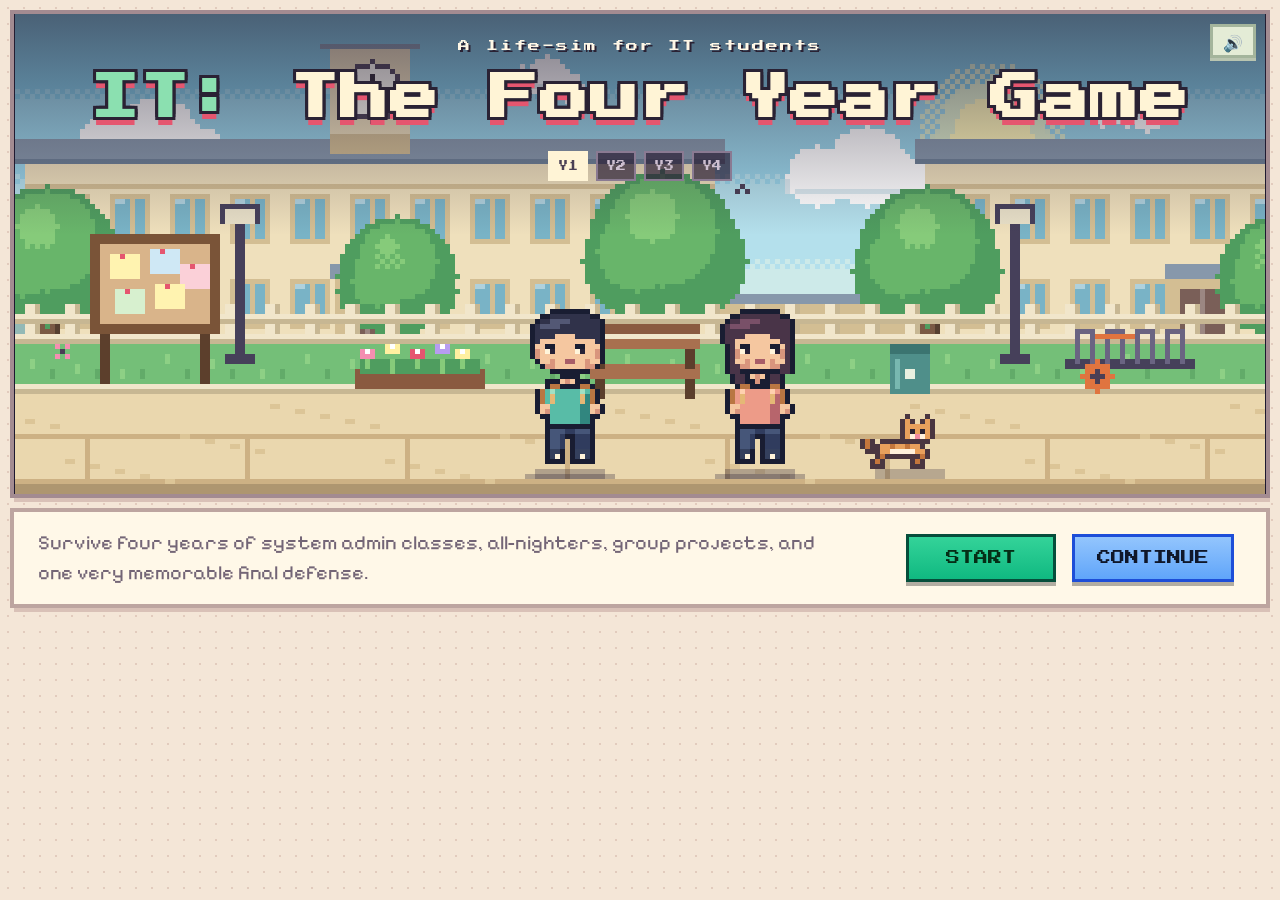
<file: index.html>
<!DOCTYPE html>
<html lang="en">
  <head>
    <meta charset="UTF-8" />
    <meta name="viewport" content="width=device-width, initial-scale=1.0" />
    <title>IT: The Four Year Game</title>
    <link rel="preconnect" href="https://fonts.googleapis.com" />
    <link rel="preconnect" href="https://fonts.gstatic.com" crossorigin />
    <link href="https://fonts.googleapis.com/css2?family=Press+Start+2P&family=Pixelify+Sans:wght@400;500;600;700&family=VT323&display=swap" rel="stylesheet" />
    <link rel="stylesheet" href="style.css" />
  </head>
  <body>
    <div id="app">
      <header class="top-header">
        <div id="titleBanner">IT: The Four Year Game</div>
        <button id="muteButton" type="button" aria-label="Mute sound">🔊</button>
      </header>

      <section id="startScreen" class="screen active">
        <div class="title-hero">
          <div id="titleHost" class="title-canvas-host"><canvas id="titleCanvas" role="img" aria-label="Two students and a cat walking across campus through four school years"></canvas></div>
          <div class="title-logo">
            <p class="kicker">A life-sim for IT students</p>
            <h1><span class="logo-it">IT:</span> The Four Year Game</h1>
            <div class="year-pips" aria-hidden="true"><span>Y1</span><span>Y2</span><span>Y3</span><span>Y4</span></div>
          </div>
        </div>
        <div class="panel intro-panel">
          <p>Survive four years of system admin classes, all-nighters, group projects, and one very memorable final defense.</p>
          <div class="menu-buttons">
            <button id="startButton" type="button">Start</button>
            <button id="continueButton" type="button" class="secondary">Continue</button>
          </div>
        </div>
      </section>

      <section id="characterScreen" class="screen hidden">
        <div class="panel character-panel">
          <h2>Create Your Character</h2>
          <div class="character-layout">
            <div class="char-stage">
              <div id="characterHost" class="char-canvas-host"><canvas id="characterCanvas" role="img" aria-label="Your student walking across campus"></canvas></div>
              <div class="look-strip" id="lookStrip" aria-label="Your look in each year"></div>
            </div>
            <div class="char-form">
              <label for="playerName" class="field-label">Name</label>
              <div class="name-row"><input id="playerName" type="text" maxlength="12" value="Student" autocomplete="off" /><span id="nameCount" class="name-count">7/12</span></div>
              <fieldset class="gender-choice">
                <legend class="field-label">Choose your student</legend>
                <label class="pick-card"><input type="radio" name="character" value="boy" checked /><canvas width="72" height="102" data-gender="boy" aria-hidden="true"></canvas><span>Boy</span></label>
                <label class="pick-card"><input type="radio" name="character" value="girl" /><canvas width="72" height="102" data-gender="girl" aria-hidden="true"></canvas><span>Girl</span></label>
              </fieldset>
              <button id="beginGameButton" type="button">Begin</button>
            </div>
          </div>
        </div>
      </section>

      <section id="gameScreen" class="screen hidden">
        <div class="stage-frame">
          <div id="sceneViewport" class="scene-viewport">
            <canvas id="sceneCanvas" width="960" height="288" role="img" aria-label="Your character on the school campus"></canvas>
          </div>
          <div class="hud">
            <div class="hud-row">
              <div class="year-label">YEAR <span id="yearDisplay">1</span></div>
              <div class="name-label"><span id="playerNameDisplay">Student</span></div>
            </div>
            <div class="stats" id="statsContainer" aria-label="Your stats"></div>
          </div>
          <div id="statTooltip" class="stat-tooltip hidden" role="tooltip"></div>
          <div class="scene-caption"><span id="sceneYearLabel">Bright morning</span><span id="sceneStatus" role="status">On campus</span></div>
        </div>
        <div class="dialog-space">
          <section id="eventDialog" class="pixel-dialog hidden" data-theme="social" role="dialog" aria-modal="false" aria-labelledby="dialogSpeaker" tabindex="-1">
            <div class="dialog-topline"><span id="dialogSpeaker" class="speaker-tag">Campus life</span><button id="finishTextButton" type="button" class="text-skip hidden">Show text</button></div>
            <div class="story-panel" id="eventPanel"></div>
          </section>
        </div>
      </section>

      <dialog id="yearTransition" class="year-transition" aria-labelledby="yearTitle">
        <p id="yearComplete" class="year-complete"></p>
        <h2 id="yearTitle"></h2><p id="yearSubtitle"></p>
        <canvas id="yearSprite" width="96" height="136" aria-label="Your new outfit"></canvas>
        <div id="yearRecap" class="year-recap"></div>
        <button id="yearContinue" type="button">Start the new year</button>
        <button id="yearMute" type="button" class="secondary">Mute sound</button>
      </dialog>
      <section id="endingScreen" class="screen hidden">
        <div class="panel ending-panel" id="endingPanel"></div>
      </section>
    </div>

    <script src="js/sprites.js"></script>
    <script src="js/scenery.js"></script>
    <script src="js/settings.js"></script>
    <script src="js/audio.js"></script>
    <script src="js/terminal.js"></script>
    <script src="js/questions.js"></script>
    <script src="js/events.js"></script>
    <script src="js/bosses.js"></script>
    <script src="js/scene.js"></script>
    <script src="js/main.js"></script>
  </body>
</html>
</file>
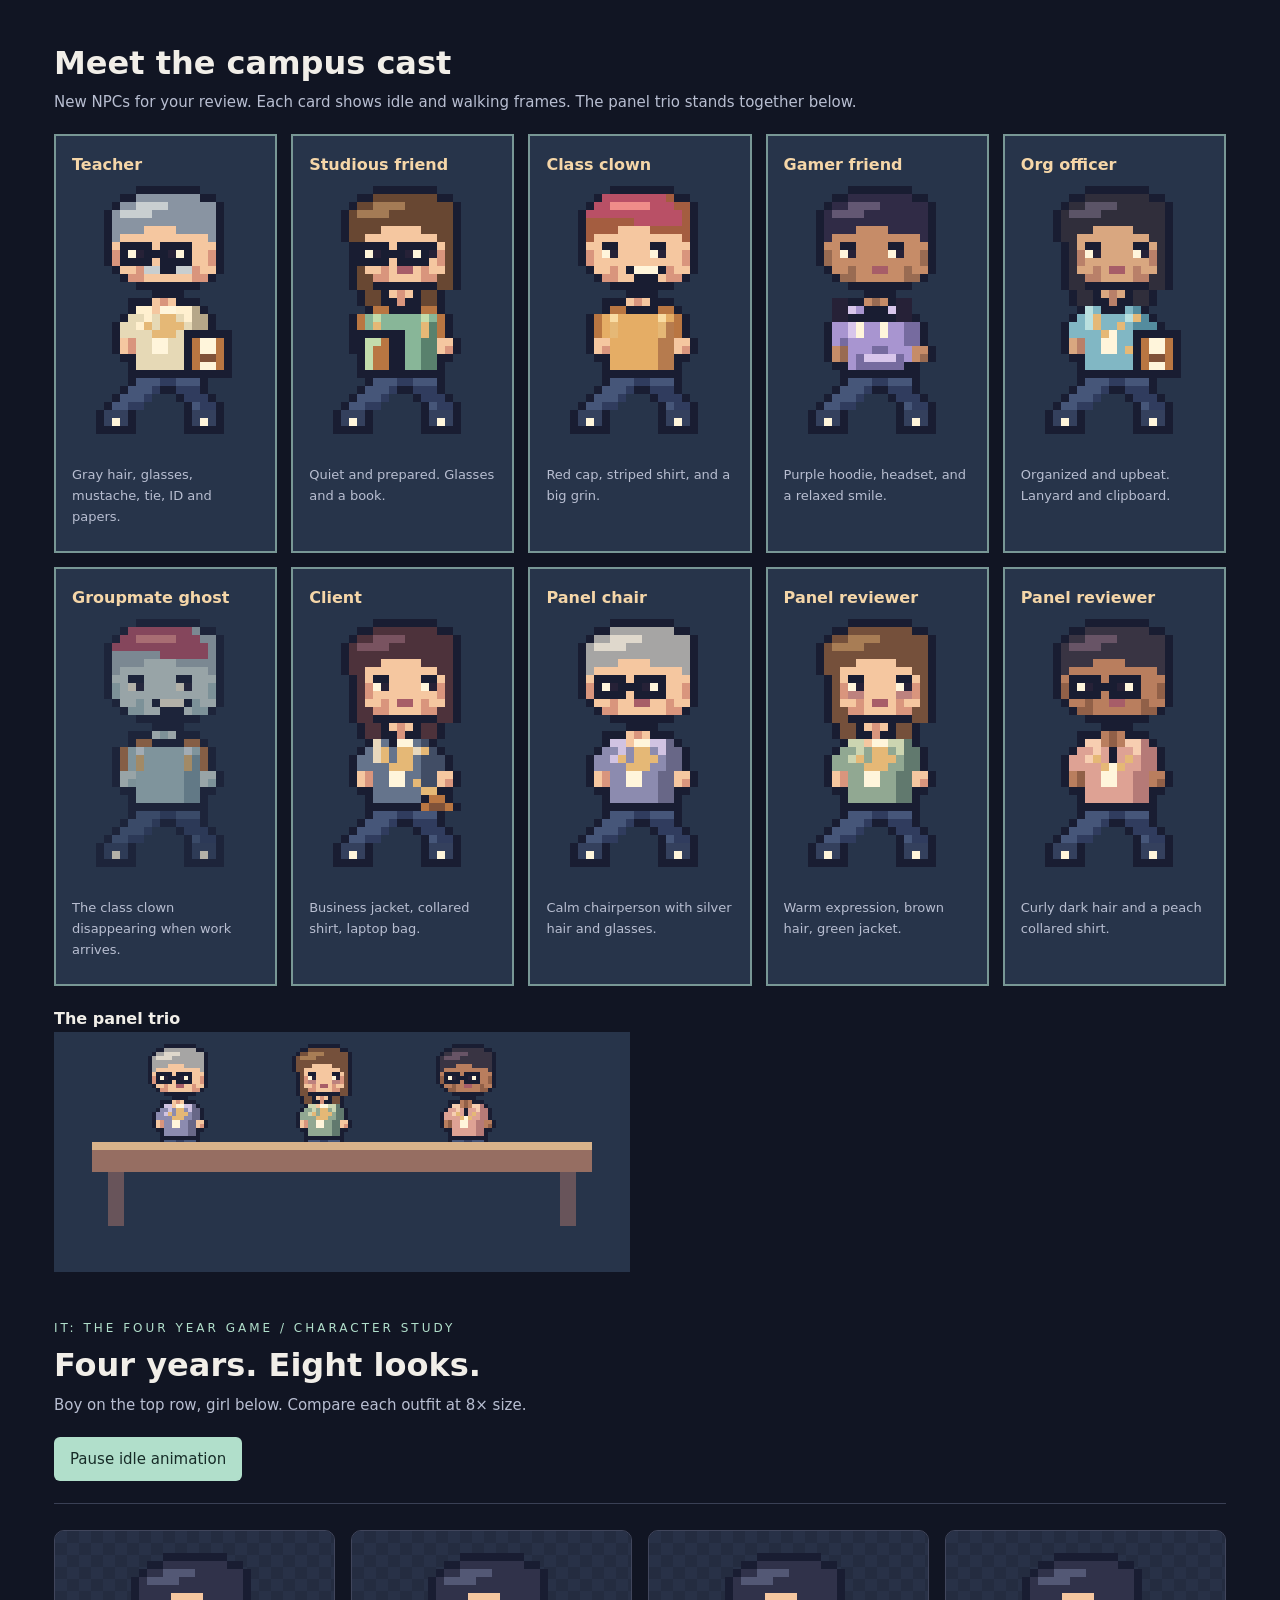
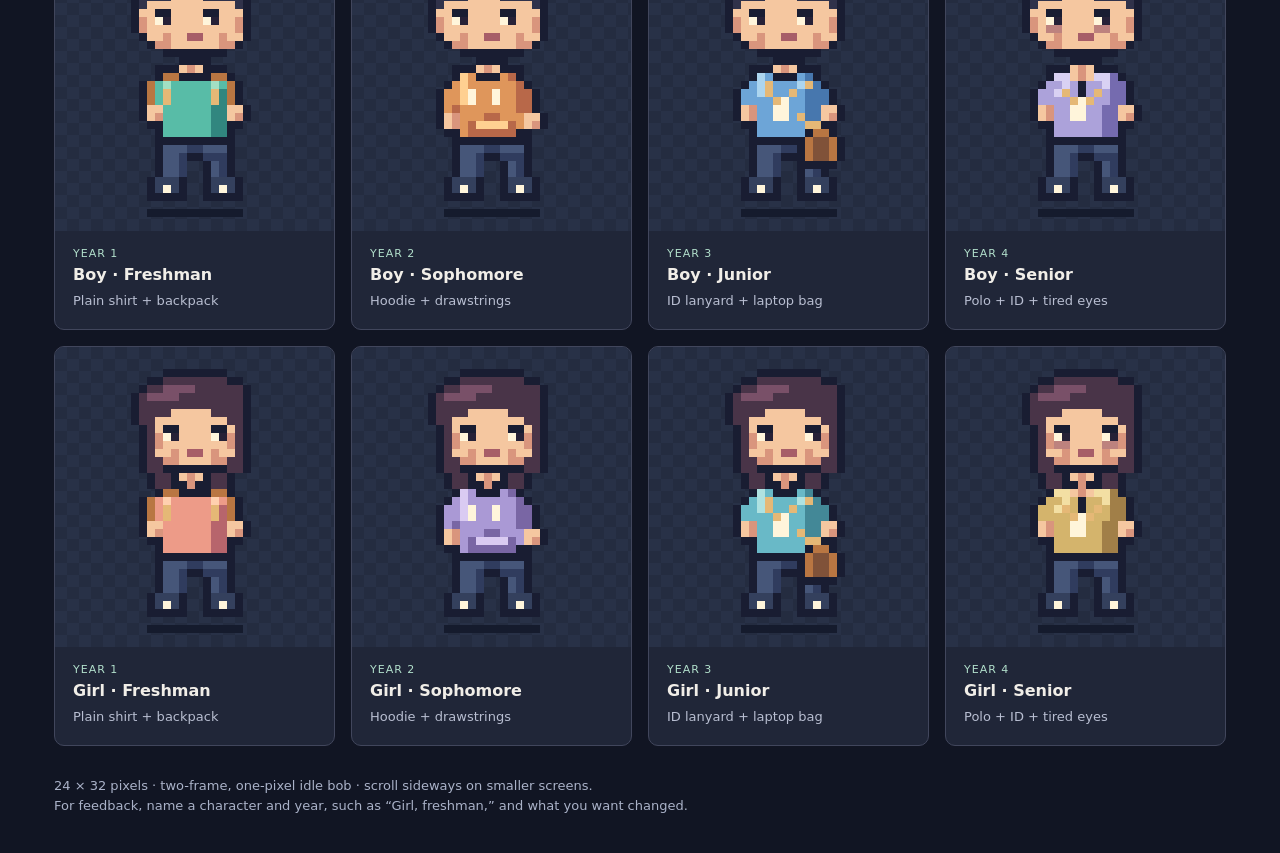
<file: sprite-test.html>
<!doctype html>
<html lang="en">
<head><meta charset="utf-8"><meta name="viewport" content="width=device-width, initial-scale=1"><title>Sprite review · IT: The Four Year Game</title><style>*{box-sizing:border-box}body{margin:0;background:#111523;color:#f1eee8;font:15px/1.6 system-ui,sans-serif}main{max-width:1220px;margin:auto;padding:36px 24px}header{border-bottom:1px solid #3a4055;padding-bottom:22px;margin-bottom:26px}.eyebrow{color:#b1dfcb;font-size:12px;letter-spacing:3px;text-transform:uppercase}h1{font-size:32px;line-height:1.2;margin:8px 0}p{color:#b8bed1;margin:8px 0}button{background:#b1dfcb;color:#172c28;border:0;border-radius:6px;padding:10px 16px;font:inherit;cursor:pointer;margin-top:12px}.grid{display:grid;grid-template-columns:repeat(4,minmax(240px,1fr));gap:16px;min-width:1040px}.scroll{overflow-x:auto;padding-bottom:12px}.card{border:1px solid #41465c;border-radius:10px;overflow:hidden;background:#202638}.stage{display:flex;justify-content:center;align-items:center;padding:14px 0;background:repeating-conic-gradient(#242c40 0% 25%,#283147 0% 50%) 0 0/24px 24px}canvas{width:192px;height:272px;image-rendering:pixelated;image-rendering:crisp-edges}.caption{padding:14px 18px}h2{font-size:16px;margin:0}.caption p{font-size:13px;margin:3px 0}.tag{color:#b1dfcb;font-size:11px;letter-spacing:1px}footer{color:#aab2c8;font-size:13px;margin-top:18px}@media(max-width:600px){main{padding:24px 16px}h1{font-size:26px}}.npc-grid{display:grid;grid-template-columns:repeat(auto-fit,minmax(210px,1fr));gap:14px;margin:20px 0}#npcReview{margin-bottom:40px}.npc-card{background:#27344a;padding:16px;border:2px solid #789795}.npc-card canvas{width:192px;height:272px}.npc-card h2{color:#f5d6a8}.npc-card p{font-size:13px;min-height:42px}#panelReview{width:576px;height:240px;max-width:100%;object-fit:contain;background:#27344a}</style></head>
<body><main><section id="npcReview"><h1>Meet the campus cast</h1><p>New NPCs for your review. Each card shows idle and walking frames. The panel trio stands together below.</p><div id="npcGrid" class="npc-grid"></div><h2>The panel trio</h2><canvas id="panelReview" width="576" height="240" aria-label="Three panel members behind a long table"></canvas></section><header><div class="eyebrow">IT: The Four Year Game / Character study</div><h1>Four years. Eight looks.</h1><p>Boy on the top row, girl below. Compare each outfit at 8× size.</p><button id="motion" type="button"></button></header><div class="scroll"><div class="grid" aria-label="Eight character previews"></div></div><footer>24 × 32 pixels · two-frame, one-pixel idle bob · scroll sideways on smaller screens.<br>For feedback, name a character and year, such as “Girl, freshman,” and what you want changed.</footer></main><script src="js/sprites.js"></script><script>// Review-only sprite data: each row is 24 pixels, each sprite is 32 rows.
// . = transparent; O = outline; H/h = hair; S/s = skin; P/p/L = clothing.
// W = eyes/ID/highlights; E = pupils; m = mouth; t = eye bags;
// B/b = bag; X = straps/lanyard; D/d = trousers; Q = shoes.
const SPRITES = {
  "boy": {
    "freshman": [
      "........................",
      "........OOOOOOOO........",
      "......OOHHHHHHHHOO......",
      ".....OHHhhhhHHHHHHO.....",
      "....OHhhhhHHHHHHHHO.....",
      "....OHHHHHHHHHHHHHO.....",
      "....OHHHHSSSSHHHHHO.....",
      "....OHSSSSSSSSSSSHO.....",
      "....OSSOOSSSSOOSSSO.....",
      "....OsSWESSSSWESSsO.....",
      "....OsSSSSSSSSSSSsO.....",
      ".....OSSsSSmmSSsSSO.....",
      "......OssSSSSSSssO......",
      "........OOOOOOOO........",
      "..........OOOO..........",
      ".......OOOSsSOOO........",
      ".......OBBOOOOBBO.......",
      ".....OBPLPPPPPLPBO......",
      ".....OBPXPPPPPXpBO......",
      ".....OBPXPPPPPXpBO......",
      ".....OSSPPPPPPppSSO.....",
      ".....OSsPPPPPPppSsO.....",
      "......OOPPPPPPppOO......",
      ".......OPPPPPPppO.......",
      ".......OOOOOOOOOO.......",
      ".......ODDDddDDDO.......",
      ".......ODDdOOdddO.......",
      ".......ODDd..ODdO.......",
      ".......ODDd..ODdO.......",
      "......OQQQO..OQQQO......",
      "......OQWQO..OQWQO......",
      "......OOOOO..OOOOO......"
    ],
    "sophomore": [
      "........................",
      "........OOOOOOOO........",
      "......OOHHHHHHHHOO......",
      ".....OHHhhhhHHHHHHO.....",
      "....OHhhhhHHHHHHHHO.....",
      "....OHHHHHHHHHHHHHO.....",
      "....OHHHHSSSSHHHHHO.....",
      "....OHSSSSSSSSSSSHO.....",
      "....OSSOOSSSSOOSSSO.....",
      "....OsSWESSSSWESSsO.....",
      "....OsSSSSSSSSSSSsO.....",
      ".....OSSsSSmmSSsSSO.....",
      "......OssSSSSSSssO......",
      "........OOOOOOOO........",
      "..........OOOO..........",
      ".......OOOSsSOOO........",
      ".......OLPOOOPpO........",
      "......OPLPPPPPPpO.......",
      ".....OPPLWPPWPPppO......",
      ".....OPPLWPPWPPppO......",
      ".....OPpPPPPPPPppO......",
      ".....OSsPPPppPPPSSO.....",
      ".....OSsPpLLLLpPSsO.....",
      "......OOPppppppOO.......",
      ".......OOOOOOOOOO.......",
      ".......ODDDddDDDO.......",
      ".......ODDdOOdddO.......",
      ".......ODDd..ODdO.......",
      ".......ODDd..ODdO.......",
      "......OQQQO..OQQQO......",
      "......OQWQO..OQWQO......",
      "......OOOOO..OOOOO......"
    ],
    "junior": [
      "........................",
      "........OOOOOOOO........",
      "......OOHHHHHHHHOO......",
      ".....OHHhhhhHHHHHHO.....",
      "....OHhhhhHHHHHHHHO.....",
      "....OHHHHHHHHHHHHHO.....",
      "....OHHHHSSSSHHHHHO.....",
      "....OHSSSSSSSSSSSHO.....",
      "....OSSOOSSSSOOSSSO.....",
      "....OsSWESSSSWESSsO.....",
      "....OsSSSSSSSSSSSsO.....",
      ".....OSSsSSmmSSsSSO.....",
      "......OssSSSSSSssO......",
      "........OOOOOOOO........",
      "..........OOOO..........",
      ".......OOOSsSOOO........",
      ".......OLPOOOPpO........",
      "......OPLXPPPLXpO.......",
      ".....OPPLXPPXPpppO......",
      ".....OPPPPXWPPpppO......",
      ".....OSsPPWWPPppSSO.....",
      ".....OSsPPWWPXppSsO.....",
      "......OOPPPPPPXXOO......",
      ".......OPPPPPPOBBO......",
      ".......OOOOOOOBbbBO.....",
      ".......ODDDddOBbbBO.....",
      ".......ODDdOOOBbbBO.....",
      ".......ODDd..OOOOO......",
      ".......ODDd..ODdO.......",
      "......OQQQO..OQQQO......",
      "......OQWQO..OQWQO......",
      "......OOOOO..OOOOO......"
    ],
    "senior": [
      "........................",
      "........OOOOOOOO........",
      "......OOHHHHHHHHOO......",
      ".....OHHhhhhHHHHHHO.....",
      "....OHhhhhHHHHHHHHO.....",
      "....OHHHHHHHHHHHHHO.....",
      "....OHHHHSSSSHHHHHO.....",
      "....OHSSSSSSSSSSSHO.....",
      "....OSSOOSSSSOOSSSO.....",
      "....OsSWESSSSWESSsO.....",
      "....OsSttSSSSttSSsO.....",
      ".....OSSsSSmmSSsSSO.....",
      "......OssSSSSSSssO......",
      "........OOOOOOOO........",
      "..........OOOO..........",
      ".......OOOSsSOOO........",
      ".......OLLSsSLLpO.......",
      "......OPPLPOPPLppO......",
      ".....OPPLXPOPXPppO......",
      ".....OPPPPXWXPPppO......",
      ".....OSsPPWWPPppSSO.....",
      ".....OSsPPWWPPppSsO.....",
      "......OOPPPPPPppOO......",
      ".......OPPPPPPppO.......",
      ".......OOOOOOOOOO.......",
      ".......ODDDddDDDO.......",
      ".......ODDdOOdddO.......",
      ".......ODDd..ODdO.......",
      ".......ODDd..ODdO.......",
      "......OQQQO..OQQQO......",
      "......OQWQO..OQWQO......",
      "......OOOOO..OOOOO......"
    ]
  },
  "girl": {
    "freshman": [
      "........................",
      "........OOOOOOOO........",
      "......OOHHHHHHHHOO......",
      ".....OHHhhhhHHHHHHO.....",
      "....OHhhhhHHHHHHHHO.....",
      "....OHHHHHHHHHHHHHO.....",
      "....OHHHHSSSSSHHHHO.....",
      "....OHHSSSSSSSSSHHO.....",
      ".....OHSOOSSSSOOSHO.....",
      ".....OHsWESSSSWEsHO.....",
      ".....OHsSSSSSSSSsHO.....",
      ".....OHSSsSmmSsSSHO.....",
      ".....OHHssSSSSssHHO.....",
      ".....OHHOOOOOOOOHHO.....",
      "......OHHOSsSOHHO.......",
      "......OHHOOsOOHHO.......",
      ".......OBBOOOOBBO.......",
      ".....OBPLPPPPPLPBO......",
      ".....OBPXPPPPPXpBO......",
      ".....OBPXPPPPPXpBO......",
      ".....OSSPPPPPPppSSO.....",
      ".....OSsPPPPPPppSsO.....",
      "......OOPPPPPPppOO......",
      ".......OPPPPPPppO.......",
      ".......OOOOOOOOOO.......",
      ".......ODDDddDDDO.......",
      ".......ODDdOOdddO.......",
      ".......ODDd..ODdO.......",
      ".......ODDd..ODdO.......",
      "......OQQQO..OQQQO......",
      "......OQWQO..OQWQO......",
      "......OOOOO..OOOOO......"
    ],
    "sophomore": [
      "........................",
      "........OOOOOOOO........",
      "......OOHHHHHHHHOO......",
      ".....OHHhhhhHHHHHHO.....",
      "....OHhhhhHHHHHHHHO.....",
      "....OHHHHHHHHHHHHHO.....",
      "....OHHHHSSSSSHHHHO.....",
      "....OHHSSSSSSSSSHHO.....",
      ".....OHSOOSSSSOOSHO.....",
      ".....OHsWESSSSWEsHO.....",
      ".....OHsSSSSSSSSsHO.....",
      ".....OHSSsSmmSsSSHO.....",
      ".....OHHssSSSSssHHO.....",
      ".....OHHOOOOOOOOHHO.....",
      "......OHHOSsSOHHO.......",
      "......OHHOOsOOHHO.......",
      ".......OLPOOOPpO........",
      "......OPLPPPPPPpO.......",
      ".....OPPLWPPWPPppO......",
      ".....OPPLWPPWPPppO......",
      ".....OPpPPPPPPPppO......",
      ".....OSsPPPppPPPSSO.....",
      ".....OSsPpLLLLpPSsO.....",
      "......OOPppppppOO.......",
      ".......OOOOOOOOOO.......",
      ".......ODDDddDDDO.......",
      ".......ODDdOOdddO.......",
      ".......ODDd..ODdO.......",
      ".......ODDd..ODdO.......",
      "......OQQQO..OQQQO......",
      "......OQWQO..OQWQO......",
      "......OOOOO..OOOOO......"
    ],
    "junior": [
      "........................",
      "........OOOOOOOO........",
      "......OOHHHHHHHHOO......",
      ".....OHHhhhhHHHHHHO.....",
      "....OHhhhhHHHHHHHHO.....",
      "....OHHHHHHHHHHHHHO.....",
      "....OHHHHSSSSSHHHHO.....",
      "....OHHSSSSSSSSSHHO.....",
      ".....OHSOOSSSSOOSHO.....",
      ".....OHsWESSSSWEsHO.....",
      ".....OHsSSSSSSSSsHO.....",
      ".....OHSSsSmmSsSSHO.....",
      ".....OHHssSSSSssHHO.....",
      ".....OHHOOOOOOOOHHO.....",
      "......OHHOSsSOHHO.......",
      "......OHHOOsOOHHO.......",
      ".......OLPOOOPpO........",
      "......OPLXPPPLXpO.......",
      ".....OPPLXPPXPpppO......",
      ".....OPPPPXWPPpppO......",
      ".....OSsPPWWPPppSSO.....",
      ".....OSsPPWWPXppSsO.....",
      "......OOPPPPPPXXOO......",
      ".......OPPPPPPOBBO......",
      ".......OOOOOOOBbbBO.....",
      ".......ODDDddOBbbBO.....",
      ".......ODDdOOOBbbBO.....",
      ".......ODDd..OOOOO......",
      ".......ODDd..ODdO.......",
      "......OQQQO..OQQQO......",
      "......OQWQO..OQWQO......",
      "......OOOOO..OOOOO......"
    ],
    "senior": [
      "........................",
      "........OOOOOOOO........",
      "......OOHHHHHHHHOO......",
      ".....OHHhhhhHHHHHHO.....",
      "....OHhhhhHHHHHHHHO.....",
      "....OHHHHHHHHHHHHHO.....",
      "....OHHHHSSSSSHHHHO.....",
      "....OHHSSSSSSSSSHHO.....",
      ".....OHSOOSSSSOOSHO.....",
      ".....OHsWESSSSWEsHO.....",
      ".....OHsttSSSSttsHO.....",
      ".....OHSSsSmmSsSSHO.....",
      ".....OHHssSSSSssHHO.....",
      ".....OHHOOOOOOOOHHO.....",
      "......OHHOSsSOHHO.......",
      "......OHHOOsOOHHO.......",
      ".......OLLSsSLLpO.......",
      "......OPPLPOPPLppO......",
      ".....OPPLXPOPXPppO......",
      ".....OPPPPXWXPPppO......",
      ".....OSsPPWWPPppSSO.....",
      ".....OSsPPWWPPppSsO.....",
      "......OOPPPPPPppOO......",
      ".......OPPPPPPppO.......",
      ".......OOOOOOOOOO.......",
      ".......ODDDddDDDO.......",
      ".......ODDdOOdddO.......",
      ".......ODDd..ODdO.......",
      ".......ODDd..ODdO.......",
      "......OQQQO..OQQQO......",
      "......OQWQO..OQWQO......",
      "......OOOOO..OOOOO......"
    ]
  }
};
const PALETTE = {
  "O": "#191d32",
  "H": "#493448",
  "h": "#795068",
  "S": "#f5c7a0",
  "s": "#d9957d",
  "W": "#fff5db",
  "E": "#262137",
  "m": "#a75d68",
  "t": "#bd827e",
  "P": "#58bca7",
  "p": "#31867f",
  "L": "#a2e0c3",
  "B": "#b97642",
  "b": "#805239",
  "X": "#e5b876",
  "D": "#465679",
  "d": "#303c5e",
  "Q": "#34405d"
};
const COLORWAYS = {
  "boy": {
    "freshman": [
      "#58bca7",
      "#31867f",
      "#a2e0c3"
    ],
    "sophomore": [
      "#df965b",
      "#b86849",
      "#ffd091"
    ],
    "junior": [
      "#6da5d7",
      "#4777ae",
      "#acd5ef"
    ],
    "senior": [
      "#aca2da",
      "#756baf",
      "#d9d1f3"
    ]
  },
  "girl": {
    "freshman": [
      "#ed9b88",
      "#b7656c",
      "#ffd0af"
    ],
    "sophomore": [
      "#aa99d5",
      "#7966a4",
      "#dacbf2"
    ],
    "junior": [
      "#69b9c7",
      "#438897",
      "#afe2e1"
    ],
    "senior": [
      "#d4b46c",
      "#a17f48",
      "#f3dfa3"
    ]
  }
};
const DESCRIPTIONS = {freshman:'Plain shirt + backpack', sophomore:'Hoodie + drawstrings', junior:'ID lanyard + laptop bag', senior:'Polo + ID + tired eyes'};
const previews = [];
const scale = 8; // Integer canvas scaling keeps every source pixel crisp.
for (const [character, looks] of Object.entries(SPRITES)) {
  for (const [outfit, rows] of Object.entries(looks)) {
    if (rows.length !== 32 || rows.some(row => row.length !== 24)) throw new Error('Invalid sprite dimensions');
    const colors = {...PALETTE};
    [colors.P, colors.p, colors.L] = COLORWAYS[character][outfit];
    if (character === 'boy') { colors.H = '#30324a'; colors.h = '#535875'; }
    const card = document.createElement('article');
    card.className = 'card';
    const title = character[0].toUpperCase() + character.slice(1) + ' · ' + outfit[0].toUpperCase() + outfit.slice(1);
    card.innerHTML = '<div class="stage"><canvas width="192" height="272" role="img"></canvas></div><div class="caption"><div class="tag">YEAR ' + (Object.keys(looks).indexOf(outfit) + 1) + '</div><h2>' + title + '</h2><p>' + DESCRIPTIONS[outfit] + '</p></div>';
    document.querySelector('.grid').appendChild(card);
    const canvas = card.querySelector('canvas');
    canvas.setAttribute('aria-label', title + ': ' + DESCRIPTIONS[outfit]);
    const ctx = canvas.getContext('2d');
    ctx.imageSmoothingEnabled = false;
    previews.push({ctx, rows, colors});
  }
}
function draw(frame) {
  for (const {ctx, rows, colors} of previews) {
    ctx.clearRect(0, 0, 192, 272);
    ctx.fillStyle = '#151b2d';
    ctx.fillRect(6 * scale, 33 * scale, 12 * scale, scale);
    rows.forEach((row, y) => [...row].forEach((letter, x) => {
      if (letter === '.') return;
      if (!colors[letter]) throw new Error('Unknown palette letter: ' + letter);
      ctx.fillStyle = colors[letter];
      ctx.fillRect(x * scale, (y + frame) * scale, scale, scale);
    }));
  }
}
const motionPreference = matchMedia('(prefers-reduced-motion: reduce)');
let playing = !motionPreference.matches;
let frame = 0;
const toggle = document.getElementById('motion');
function updateToggle() { toggle.textContent = playing ? 'Pause idle animation' : 'Play idle animation'; toggle.setAttribute('aria-pressed', String(playing)); }
toggle.addEventListener('click', () => { playing = !playing; frame = 0; draw(frame); updateToggle(); });
motionPreference.addEventListener('change', event => { playing = !event.matches; frame = 0; draw(frame); updateToggle(); });
setInterval(() => { if (playing) { frame = 1 - frame; draw(frame); } }, 550);
updateToggle();
draw(0);
</script><script>
const npcCards = [];
for (const [id, npc] of Object.entries(NPC_SPRITES)) {
  const card = document.createElement('article');
  card.className = 'npc-card';
  card.innerHTML = '<h2></h2><canvas width="192" height="272" role="img"></canvas><p></p>';
  card.querySelector('h2').textContent = npc.label;
  card.querySelector('p').textContent = npc.description;
  const canvas = card.querySelector('canvas');
  canvas.setAttribute('aria-label', npc.label + ', idle and walk preview');
  document.getElementById('npcGrid').appendChild(card);
  npcCards.push({id,canvas});
}
let npcTick = 0;
function paintNPCReview() {
  for (const {id,canvas} of npcCards) {
    const ctx = canvas.getContext('2d'); ctx.clearRect(0,0,192,272);
    drawNPC(ctx,id,0,0,8,npcTick%4,npcTick%12>=4);
  }
  const ctx = document.getElementById('panelReview').getContext('2d');
  ctx.clearRect(0,0,576,240);
  ['panel1','panel2','panel3'].forEach((id,i)=>drawNPC(ctx,id,78+i*144,8,4,npcTick%2));
  ctx.fillStyle='#966e62';ctx.fillRect(38,116,500,24);
  ctx.fillStyle='#d9b38a';ctx.fillRect(38,110,500,8);
  ctx.fillStyle='#68545a';ctx.fillRect(54,140,16,54);ctx.fillRect(506,140,16,54);
}
paintNPCReview();
setInterval(()=>{if(playing){npcTick+=1;paintNPCReview();}},300);
</script></body>
</html>
</file>
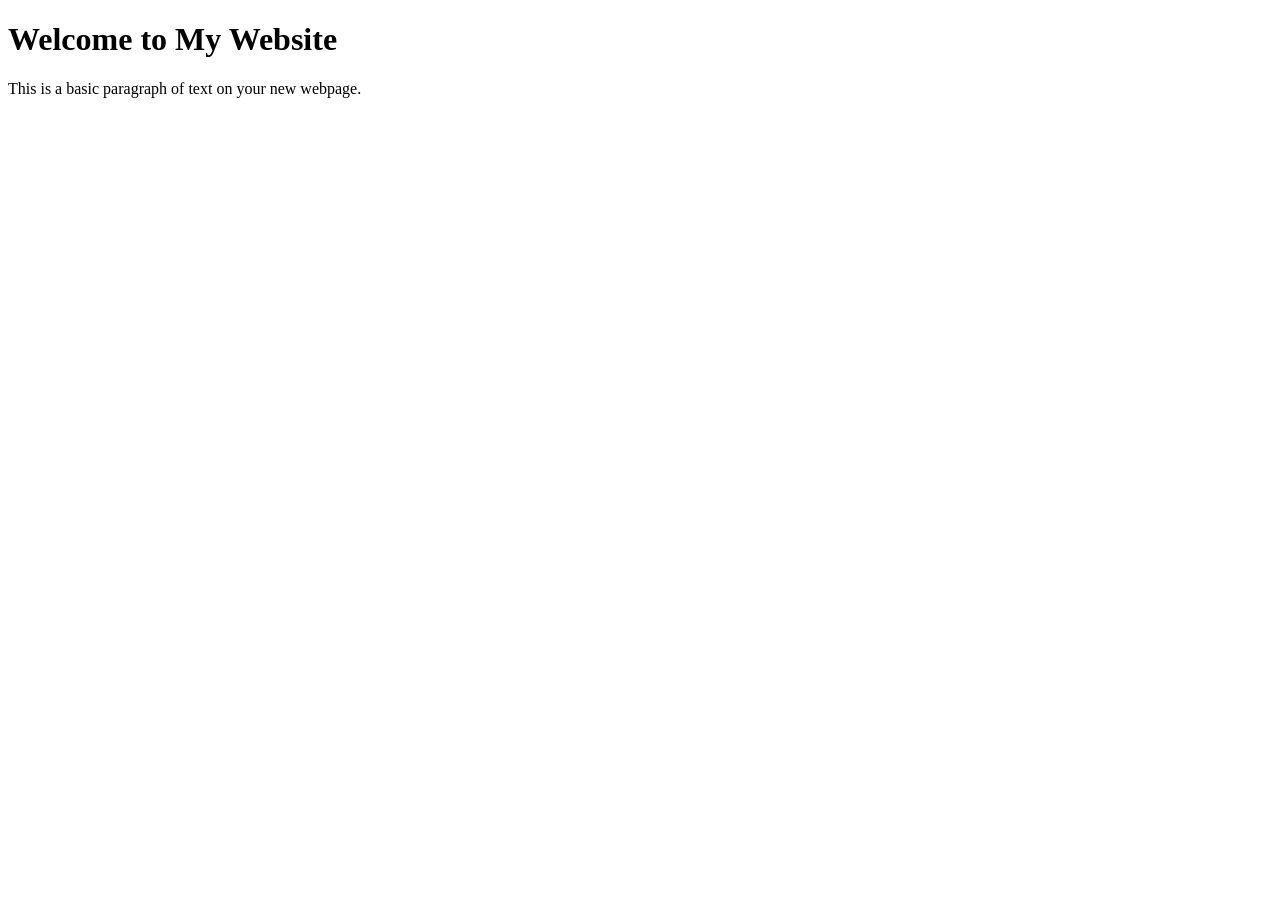
<file: SysAd-Game.html>
<!DOCTYPE html>
<html lang="en">
<head>
    <meta charset="UTF-8">
    <meta name="viewport" content="width=device-width, initial-scale=1.0">
    <title>My First Webpage</title>
</head>
<body>

    <h1>Welcome to My Website</h1>
    <p>This is a basic paragraph of text on your new webpage.</p>

    <!-- This is a comment. It won't show up on the page! -->

</body>
</html>
</file>
<file: style.css>
/* IT: The Four Year Game: cozy pixel look.
   Sections: base, header, screens (title, character, game stage + HUD), dialog themes (social, paper, terminal), terminal boss, ending. */
* { box-sizing: border-box; }

:root {
  --ink: #514858;
  --muted: #736576;
  --paper: #fff8e8;
  --paper-2: #fff0d6;
  --frame: #a38b91;
  --frame-dark: #7d6670;
  --shadow: #d9c1b7;
  --green: #8fbf86;
  --green-dark: #4f7d52;
  --plate: rgba(45, 34, 56, 0.84);
  --plate-line: #f0e2c6;
  --body-font: 'Pixelify Sans', system-ui, sans-serif;
  --pixel-font: 'Press Start 2P', monospace;
  --term-font: 'VT323', ui-monospace, 'Courier New', monospace;
}

html, body {
  margin: 0;
  min-height: 100%;
  background-color: #f4e6d7;
  background-image: radial-gradient(#e2cbbd 1px, transparent 1px);
  background-size: 16px 16px;
  color: var(--ink);
  font-family: var(--pixel-font);
}
body { padding: 10px; display: flex; justify-content: center; align-items: flex-start; min-height: 100vh; }
button, input { font: inherit; }
canvas { image-rendering: pixelated; image-rendering: crisp-edges; }
.hidden { display: none !important; }
.sr-only { position: absolute; width: 1px; height: 1px; padding: 0; margin: -1px; overflow: hidden; clip: rect(0, 0, 0, 0); white-space: nowrap; border: 0; }

#app { position: relative; width: 100%; max-width: 1500px; height: calc(100dvh - 20px); min-height: 520px; display: flex; flex-direction: column; }

/* ---------- header ---------- */
.top-header { flex: none; display: flex; justify-content: space-between; align-items: center; margin-bottom: 8px; padding: 6px 12px; background: #fff5df; border: 3px solid var(--frame); box-shadow: 3px 3px 0 var(--shadow); }
#titleBanner { font-size: 12px; line-height: 1.6; color: #645568; }
/* On the title screen the logo is the banner, so only the mute button floats over the scene. */
body[data-screen="start"] .top-header { position: absolute; z-index: 5; top: 14px; right: 14px; padding: 0; background: none; border: 0; box-shadow: none; }
body[data-screen="start"] #titleBanner { display: none; }
body[data-screen="start"] .title-hero { margin-top: 0; }
#muteButton { margin: 0; padding: 6px 10px; background: #e4ecd6; border: 3px solid #a4b59c; box-shadow: 0 3px 0 #b9c5b0; font-size: 16px; line-height: 1; }

/* ---------- buttons ---------- */
button {
  background: linear-gradient(180deg, #34d399, #10b981);
  color: #052e16;
  border: 3px solid #064e3b;
  padding: 14px 22px;
  margin: 8px;
  cursor: pointer;
  text-transform: uppercase;
  box-shadow: 0 4px 0 rgba(0, 0, 0, 0.3);
  transition: transform 0.05s steps(2);
}
button:hover:not(:disabled) { filter: brightness(1.07); transform: translateY(-1px); }
button:active:not(:disabled) { transform: translateY(3px); box-shadow: 0 1px 0 rgba(0, 0, 0, 0.3); }
button:disabled { opacity: 0.55; cursor: default; }
button.secondary { background: linear-gradient(180deg, #93c5fd, #60a5fa); border-color: #1d4ed8; color: #0f172a; }
button:focus-visible, input:focus-visible { outline: 3px solid #ffb84d; outline-offset: 3px; }
.pixel-dialog:focus { outline: none; }

.screen { display: none; }
.screen.active { display: block; }
#startScreen, #characterScreen, #endingScreen { flex: 1; min-height: 0; overflow: auto; }
.panel { background: var(--paper); border: 4px solid #bda5a0; box-shadow: 4px 4px 0 var(--shadow); padding: 20px; }

/* ---------- title screen ---------- */
.title-hero { position: relative; border: 4px solid var(--frame); box-shadow: 4px 4px 0 var(--shadow); background: #1d1830; line-height: 0; overflow: hidden; }
.title-canvas-host { display: flex; justify-content: center; }
.title-canvas-host canvas { display: block; }
.title-hero::before { content: ''; position: absolute; inset: 0 0 auto 0; height: 46%; z-index: 1; pointer-events: none; background: linear-gradient(180deg, rgba(42, 34, 52, 0.62), rgba(42, 34, 52, 0)); }
.title-logo { z-index: 2; position: absolute; top: 5%; left: 0; right: 0; text-align: center; line-height: 1.4; pointer-events: none; }
.kicker { margin: 0 0 10px; font-size: clamp(8px, 1vw, 12px); color: #fff7e6; text-shadow: 2px 2px 0 #2a2234; letter-spacing: 2px; }
.title-logo h1 {
  margin: 0; padding: 0 12px; font-size: clamp(14px, 3.8vw, 52px); color: #fff4d6; letter-spacing: 1px;
  text-shadow: 3px 0 #2a2234, -3px 0 #2a2234, 0 3px #2a2234, 0 -3px #2a2234, 3px 3px #2a2234, -3px -3px #2a2234, 3px -3px #2a2234, -3px 3px #2a2234, 0 8px 0 #e5566f;
  animation: logo-bob 2.4s steps(4) infinite;
}
.logo-it { color: #8be0b0; }
@keyframes logo-bob { 0%, 100% { transform: translateY(0); } 50% { transform: translateY(-5px); } }
.year-pips { display: inline-flex; gap: 8px; margin-top: 18px; }
.year-pips span { padding: 6px 8px; font-size: clamp(7px, 0.9vw, 10px); background: rgba(45, 34, 56, 0.7); color: #cdbfd0; border: 2px solid #8a7a92; }
.year-pips span.on { background: #fff4d6; color: #4a3f55; border-color: #fff4d6; }
.intro-panel { margin-top: 10px; display: flex; align-items: center; justify-content: space-between; gap: 24px; padding: 14px 24px; }
.intro-panel p { margin: 0; max-width: 780px; font: 20px/1.5 var(--body-font); color: var(--muted); }
.menu-buttons { display: flex; flex: none; }
.menu-buttons button { min-width: 150px; font-size: 14px; }

/* ---------- character screen ---------- */
.character-panel h2 { margin: 0 0 14px; font-size: clamp(16px, 2vw, 24px); text-align: center; color: #645568; }
.character-layout { display: grid; grid-template-columns: minmax(0, 1.25fr) minmax(0, 1fr); gap: 26px; align-items: start; }
.character-layout > * { min-width: 0; }
.char-canvas-host { overflow: hidden; border: 4px solid #b7bda2; background: #e3ead8; line-height: 0; display: flex; justify-content: center; box-shadow: inset 0 0 0 2px #f4f1e0; }
.char-canvas-host canvas { display: block; }
.look-strip { display: flex; justify-content: space-between; gap: 8px; margin-top: 12px; }
.look-strip figure { margin: 0; flex: 1; text-align: center; padding: 8px 4px; background: #f5ecd6; border: 3px solid #d8c8ae; }
.look-strip canvas { width: 48px; height: 68px; }
.look-strip figcaption { margin-top: 6px; font-size: 7px; line-height: 1.6; color: var(--muted); }
.char-form { display: flex; flex-direction: column; gap: 10px; }
.field-label { font-size: 10px; color: #775d74; padding: 0; margin-top: 4px; }
.name-row { position: relative; }
#playerName { width: 100%; padding: 14px 64px 14px 14px; font: 600 26px var(--body-font); background: #fffdf0; color: #655667; border: 4px solid #c3aaa5; box-shadow: inset 3px 3px 0 #efe3d0; }
.name-count { position: absolute; right: 12px; top: 50%; transform: translateY(-50%); font-size: 8px; color: var(--muted); }
.gender-choice { display: flex; gap: 14px; border: 0; padding: 0; margin: 0; }
.gender-choice legend { margin-bottom: 8px; }
.pick-card { position: relative; flex: 1; display: flex; flex-direction: column; align-items: center; gap: 8px; padding: 10px 6px 12px; cursor: pointer; background: #f5ecd6; border: 4px solid #d8c8ae; font-size: 12px; color: var(--muted); transition: transform 0.08s steps(2); }
.pick-card:hover { transform: translateY(-3px); border-color: #bfaaa0; }
.pick-card input { position: absolute; opacity: 0; pointer-events: none; }
.pick-card canvas { width: 72px; height: 102px; }
.pick-card:has(input:checked) { background: #e1ecd0; border-color: var(--green-dark); color: #3f5a3f; box-shadow: 0 0 0 3px #bcd8b0; }
.pick-card:has(input:focus-visible) { outline: 3px solid #ffb84d; outline-offset: 3px; }
#beginGameButton { align-self: stretch; margin: 10px 0 0; font-size: 16px; padding: 18px; }

/* ---------- game: wide stage with HUD on top ---------- */
#gameScreen.active { display: flex; flex-direction: column; gap: 10px; flex: 1; min-height: 0; }
.stage-frame { position: relative; flex: none; border: 4px solid var(--frame); box-shadow: 4px 4px 0 var(--shadow); background: #1d1830; }
.scene-viewport { display: flex; justify-content: center; line-height: 0; overflow: hidden; background: #1d1830; }
#sceneCanvas { display: block; cursor: default; }
.hud { position: absolute; top: 8px; left: 8px; right: 8px; display: flex; justify-content: space-between; align-items: flex-start; gap: 10px; pointer-events: none; }
.hud-row, .stats { background: var(--plate); border: 3px solid var(--plate-line); box-shadow: 3px 3px 0 rgba(0, 0, 0, 0.28); }
.hud-row { display: flex; align-items: center; gap: 12px; padding: 7px 12px; color: #fff4d6; font-size: 11px; }
.year-label { padding: 7px 9px; background: #dbeacf; color: #3e5a40; border: 2px solid #fff; font-size: 10px; }
[data-year="2"] .year-label { background: #f5dca5; color: #6b4a1f; }
[data-year="3"] .year-label { background: #eed0cb; color: #6b3340; }
[data-year="4"] .year-label { background: #d7cce8; color: #46386a; }
.name-label { color: #fff4d6; max-width: 200px; overflow: hidden; text-overflow: ellipsis; white-space: nowrap; }
.stats { display: flex; gap: 6px; padding: 4px 6px; pointer-events: auto; }
.stat-item { position: relative; }
.stat-button { display: flex; align-items: center; gap: 8px; margin: 0; padding: 4px 8px; background: transparent; border: 2px solid transparent; box-shadow: none; color: #fff4d6; text-transform: none; transform: none !important; }
.stat-button:hover, .stat-button:focus-visible, .stat-button[aria-expanded="true"] { background: rgba(255, 244, 214, 0.16); border-color: #f0e2c6; filter: none; }
.stat-icon { width: 30px; height: 30px; flex: none; }
.stat-meter { display: grid; gap: 4px; }
.stat-name { font-size: 7px; letter-spacing: 1px; color: #e9dcc4; text-align: left; }
.stat-bar { display: block; width: 66px; height: 8px; background: #1b1626; border: 2px solid #cdbfa8; }
.stat-fill { display: block; height: 100%; background: #9fd49a; transition: width 0.25s steps(8); }
[data-stat="grades"] .stat-fill { background: #7fb4ff; }
[data-stat="sanity"] .stat-fill { background: #ff8fa8; }
[data-stat="money"] .stat-fill { background: #ffd466; }
[data-stat="friends"] .stat-fill { background: #ffa86b; }
[data-stat="skill"] .stat-fill { background: #8fe0a0; }
.stat-value { font-size: 12px; min-width: 2.2ch; text-align: right; }
.stat-button.low .stat-value { color: #ff8a8a; animation: low-blink 0.8s steps(2) infinite; }
@keyframes low-blink { 50% { opacity: 0.35; } }
.stat-tooltip { position: absolute; top: 74px; right: 10px; width: min(380px, calc(100% - 20px)); padding: 12px 14px; background: #fff9e8; color: var(--ink); border: 3px solid var(--frame); box-shadow: 3px 3px #d7beb4; font: 18px/1.4 var(--body-font); z-index: 10; }
.stat-float { position: absolute; top: -4px; left: 0; right: 0; text-align: center; pointer-events: none; font-size: 13px; text-shadow: 2px 2px #1b1626; animation: float-stat 1.4s steps(14) forwards; z-index: 5; }
.positive { color: #36794f; } .negative { color: #ac425c; }
.stat-float.positive { color: #a4f0b8; } .stat-float.negative { color: #ffa0a8; }
.stat-flash { animation: flash-stat 0.8s steps(2); }
@keyframes float-stat { 0% { transform: translateY(2px); opacity: 1; } 75% { opacity: 1; } 100% { transform: translateY(-34px); opacity: 0; } }
@keyframes flash-stat { 30%, 70% { background: #fff4cb; box-shadow: 0 0 0 3px #fff4cb; } }
.scene-caption { position: absolute; left: 8px; right: 8px; bottom: 8px; display: flex; justify-content: space-between; gap: 10px; pointer-events: none; font-size: 8px; line-height: 1.6; }
.scene-caption span { padding: 6px 9px; background: var(--plate); border: 2px solid var(--plate-line); color: #fff4d6; }

.dialog-space { flex: 1; min-height: 0; display: flex; }

/* ---------- dialog box (shared) ---------- */
.pixel-dialog { width: 100%; min-height: 0; display: flex; flex-direction: column; padding: 12px 18px 14px; font-family: var(--body-font); }
.dialog-topline { flex: none; display: flex; justify-content: space-between; align-items: center; gap: 10px; margin-bottom: 8px; }
.speaker-tag { display: inline-block; padding: 7px 11px; font: 10px/1.4 var(--pixel-font); }
.text-skip { margin: 0; padding: 7px 10px; font-size: 9px; background: #efe2d2; color: #736071; border: 2px solid #c3a9a5; box-shadow: none; }
.story-panel { flex: 1; min-height: 0; display: grid; grid-template-columns: minmax(0, 1fr) minmax(0, 1.05fr); gap: 8px 26px; align-content: start; overflow: auto; scrollbar-width: thin; }
.dialog-reading, .dialog-actions { min-width: 0; }
.story-panel > .terminal-boss { grid-column: 1 / -1; }
.event-header { display: flex; justify-content: space-between; gap: 10px; align-items: baseline; flex-wrap: wrap; margin-bottom: 8px; }
.event-header h3, .boss-header h3 { margin: 0; font: 13px/1.6 var(--pixel-font); }
.event-header span, .boss-header span { font-size: 9px; font-family: var(--pixel-font); opacity: 0.7; }
.event-description, .question-text { margin: 0 0 10px; font-size: clamp(19px, 1.65vw, 28px); line-height: 1.42; white-space: pre-wrap; }
.question-text { font-weight: 600; }
.choice-list, .skill-options { display: grid; gap: 8px; }
.skill-options { grid-template-columns: 1fr 1fr; }
.choice-button, .skill-button, .action-button {
  display: flex; align-items: center; gap: 12px; width: 100%; margin: 0; padding: 10px 14px; min-height: 48px;
  text-align: left; text-transform: none; font: clamp(18px, 1.55vw, 25px)/1.3 var(--body-font);
  box-shadow: none; border: 3px solid; border-bottom-width: 5px;
}
.opt-key { flex: none; display: inline-grid; place-items: center; min-width: 28px; height: 28px; font: 10px var(--pixel-font); border: 2px solid currentColor; }
.opt-text { min-width: 0; overflow-wrap: anywhere; }
.choice-button:disabled:not(.picked):not(.correct):not(.incorrect), .skill-button:disabled:not(.picked):not(.correct):not(.incorrect) { opacity: 0.55; }
.effect-list { display: flex; gap: 16px; flex-wrap: wrap; margin: 10px 0 4px; }
.effect-chip { display: inline-flex; align-items: center; gap: 6px; font: 12px var(--pixel-font); }
.effect-chip canvas { width: 24px; height: 24px; }
#nextChoiceButton, #nextQuestionButton { margin: 10px 0 0; padding: 12px 18px; font-size: 11px; width: 100%; }
.answer-feedback { margin-top: 6px; padding: 10px 12px; font-size: clamp(16px, 1.3vw, 20px); line-height: 1.4; }
.answer-feedback[data-result]::before { content: attr(data-result); display: block; font: 11px var(--pixel-font); padding-bottom: 6px; }
.paper-head { display: none; }
.term-lines { display: none; }

/* ----- theme: social (the normal cozy box) ----- */
.pixel-dialog[data-theme="social"] { background: var(--paper); border: 5px solid #a88e91; box-shadow: inset 0 0 0 3px #eedccc, 4px 4px 0 var(--shadow); color: var(--ink); }
[data-theme="social"] .speaker-tag { background: #e1ead0; color: #56614e; border: 2px solid #a4b59c; }
[data-theme="social"] h3 { color: #785969; }
[data-theme="social"] .choice-button { background: #f0e8d8; border-color: #bfaaa0; color: #52485c; }
[data-theme="social"] .choice-button:hover:not(:disabled) { background: #e7ecd9; border-color: #8fb086; transform: translateX(3px); }
[data-theme="social"] .choice-button.picked { background: #dcebd0; border-color: var(--green-dark); opacity: 1; }
[data-theme="social"] .answer-feedback { background: #e8efde; border: 2px solid #b1c2a2; color: #44563f; }
[data-theme="social"] #nextChoiceButton, [data-theme="social"] #nextQuestionButton { background: #d9e9cc; border-color: #9bb48d; color: #49563f; }

/* ----- theme: paper (exams and quizzes) ----- */
.pixel-dialog[data-theme="paper"] {
  position: relative; color: #2f3350; border: 0; border-top: 6px solid #e9dfc8;
  background: linear-gradient(90deg, transparent 54px, #e9a0a0 54px, #e9a0a0 56px, transparent 56px), repeating-linear-gradient(180deg, #fffdf3 0, #fffdf3 27px, #cfe0ee 27px, #cfe0ee 28px);
  box-shadow: 0 5px 0 #d2c6ac, 4px 8px 0 rgba(120, 100, 90, 0.25); padding-left: 76px;
}
[data-theme="paper"]::before { content: ''; position: absolute; left: 14px; top: -10px; width: 14px; height: 34px; border: 3px solid #9aa3ad; border-radius: 7px; background: #dfe5ea; }
[data-theme="paper"]::after { content: ''; position: absolute; left: 20px; top: 40px; width: 14px; height: 14px; border-radius: 50%; background: #e9dfc8; box-shadow: inset 1px 1px 0 #cdbfa0; }
[data-theme="paper"] .speaker-tag { background: transparent; color: #8a4a56; border: 2px dashed #c88a94; }
[data-theme="paper"] .text-skip { display: none; }
[data-theme="paper"] .paper-head { display: flex; justify-content: space-between; gap: 14px; margin-bottom: 8px; font: 9px/1.6 var(--pixel-font); color: #5a6286; border-bottom: 2px solid #5a6286; padding-bottom: 6px; }
[data-theme="paper"] .event-description { display: none; }
[data-theme="paper"] .event-header span { display: none; }
[data-theme="paper"] h3 { color: #8a4a56; }
/* Exam text uses a plain printed font so digits and code stay unambiguous (8 vs S, 1 vs l). */
[data-theme="paper"] .question-text, [data-theme="paper"] .skill-button .opt-text, [data-theme="paper"] .answer-feedback { font-family: 'Segoe UI', system-ui, 'Helvetica Neue', Arial, sans-serif; font-weight: 600; }
[data-theme="paper"] .question-text { color: #2a2f4a; font-size: clamp(20px, 1.7vw, 27px); }
[data-theme="paper"] .skill-button, [data-theme="paper"] .action-button { background: rgba(255, 253, 243, 0.92); border-color: #8590b0; color: #2f3350; border-style: solid; }
[data-theme="paper"] .opt-key { border-radius: 50%; width: 30px; height: 30px; }
[data-theme="paper"] .skill-button:hover:not(:disabled), [data-theme="paper"] .action-button:hover:not(:disabled) { background: #fff3c8; border-color: #5a6286; }
[data-theme="paper"] .skill-button.correct { border-color: #3f9a62; background: #eaf7e8; }
[data-theme="paper"] .skill-button.correct .opt-key { background: #3f9a62; color: #fff; border-color: #3f9a62; }
[data-theme="paper"] .skill-button.incorrect { border-color: #d0485f; background: #fdeaea; text-decoration: line-through; text-decoration-color: #d0485f; }
[data-theme="paper"] .skill-button.incorrect .opt-key { background: #d0485f; color: #fff; border-color: #d0485f; }
[data-theme="paper"] .answer-feedback { background: transparent; border: 0; border-left: 4px solid #d0485f; color: #b02a43; font-weight: 600; padding-left: 12px; }
[data-theme="paper"] .answer-feedback[data-result="CORRECT"] { border-left-color: #3f9a62; color: #2a7a4a; }
[data-theme="paper"] .answer-feedback::before { color: inherit; }
[data-theme="paper"] #nextChoiceButton, [data-theme="paper"] #nextQuestionButton { background: #f6d9a8; border-color: #b98a4a; color: #5b3f1c; }
[data-theme="paper"] .boss-header span { display: inline; }
[data-theme="paper"] .logic-card { background: rgba(255, 253, 243, 0.85); border: 2px dashed #8590b0; padding: 8px 12px; }
[data-theme="paper"] .logic-grid { display: flex; gap: 22px; margin-top: 6px; font: 600 22px var(--body-font); }
.boss-meters { display: grid; grid-template-columns: 1fr 1fr; gap: 14px; margin: 4px 0 8px; font: 8px var(--pixel-font); }
.boss-bar, .time-bar { height: 14px; margin-top: 5px; background: #e1d8c9; border: 2px solid #8590b0; overflow: hidden; }
.boss-bar-fill { height: 100%; background: linear-gradient(90deg, #f87171, #f43f5e); transition: width 0.3s steps(6); }
.time-bar-fill { height: 100%; background: linear-gradient(90deg, #facc15, #f59e0b); }

/* ----- theme: terminal (code and sysadmin moments) ----- */
.pixel-dialog[data-theme="terminal"] {
  position: relative; color: #b8f5c8; background: #0b1117; border: 4px solid #3b4d57; box-shadow: inset 0 0 0 2px #17222a, 4px 4px 0 var(--shadow); font-family: var(--term-font); font-size: 22px;
}
[data-theme="terminal"]::after { content: ''; position: absolute; inset: 0; pointer-events: none; background: repeating-linear-gradient(180deg, rgba(255, 255, 255, 0.035) 0 1px, transparent 1px 3px); }
[data-theme="terminal"] .dialog-topline { margin: -12px -18px 10px; padding: 6px 12px; background: #1b2831; border-bottom: 2px solid #3b4d57; }
[data-theme="terminal"] .speaker-tag { padding: 0; background: none; border: 0; color: #9fe6b8; font: 20px var(--term-font); }
[data-theme="terminal"] .speaker-tag::before { content: '● ● ●  '; color: #e0ab99; letter-spacing: 2px; }
[data-theme="terminal"] .speaker-tag::after { content: ' ~ terminal'; color: #6f8a95; }
[data-theme="terminal"] .text-skip { background: #1b2831; color: #9fe6b8; border-color: #3b4d57; font: 16px var(--term-font); }
[data-theme="terminal"] h3 { color: #f4d88c; font-family: var(--term-font); font-size: 24px; }
[data-theme="terminal"] .event-header span { font-family: var(--term-font); font-size: 18px; color: #6f8a95; }
[data-theme="terminal"] .term-lines { display: block; margin-bottom: 6px; font: 21px/1.25 var(--term-font); }
[data-theme="terminal"] .term-line.cmd { color: #8dd1da; }
[data-theme="terminal"] .term-line.out { color: #ff9b9c; }
[data-theme="terminal"] .event-description { font: 22px/1.3 var(--term-font); color: #b8f5c8; }
[data-theme="terminal"] .event-description::before { content: '# '; color: #5e8a6e; }
[data-theme="terminal"] .choice-button { background: transparent; border: 0; border-bottom: 0; min-height: 40px; padding: 5px 10px; color: #d6ffe0; font: 24px/1.2 var(--term-font); }
[data-theme="terminal"] .choice-button .opt-key { display: inline; border: 0; min-width: 0; height: auto; font: 24px var(--term-font); color: #6ee59a; }
[data-theme="terminal"] .choice-button .opt-key::before { content: '> '; }
[data-theme="terminal"] .choice-button .opt-key::after { content: '.'; }
[data-theme="terminal"] .choice-button:hover:not(:disabled), [data-theme="terminal"] .choice-button:focus-visible { background: #17301f; color: #fff; }
[data-theme="terminal"] .choice-button:hover:not(:disabled) .opt-text::after { content: '█'; margin-left: 6px; color: #6ee59a; animation: cursor-blink 0.9s steps(1) infinite; }
[data-theme="terminal"] .choice-button.picked { background: #17301f; color: #fff; }
[data-theme="terminal"] .choice-button.picked .opt-text::after { content: '  ✔'; color: #6ee59a; }
[data-theme="terminal"] .positive { color: #6ee59a; } [data-theme="terminal"] .negative { color: #ff9b9c; }
[data-theme="terminal"] .effect-chip { font-family: var(--term-font); font-size: 22px; }
[data-theme="terminal"] #nextChoiceButton, [data-theme="terminal"] #nextQuestionButton { background: #17301f; color: #9fe6b8; border: 2px solid #3f7a55; font: 22px var(--term-font); text-transform: none; }
[data-theme="terminal"] #nextChoiceButton::before { content: '$ '; }
@keyframes cursor-blink { 50% { opacity: 0; } }

/* ---------- terminal boss (inside the terminal theme) ---------- */
.terminal-boss { display: grid; grid-template-columns: minmax(0, 0.8fr) minmax(0, 1.5fr); gap: 8px 22px; min-height: 0; font: 21px/1.25 var(--term-font); color: #b8f5c8; }
.mission h3 { font: 24px/1.2 var(--term-font); margin: 0 0 4px; color: #f4d88c; }
.mission p { margin: 4px 0; }
.mission-goal { color: #fff; }
.mission-progress { font-size: 20px; color: #8dd1da; }
.patience-label { display: flex; align-items: center; gap: 8px; margin: 5px 0; }
.patience-label progress { height: 10px; width: 130px; accent-color: #6ee59a; }
.hint-controls { display: flex; gap: 6px; margin: 6px 0; flex-wrap: wrap; }
.hint-controls button, .browser-reload, .terminal-input-row button, .command-suggestions button, .login-connect { font: 19px/1.2 var(--term-font); text-transform: none; margin: 0; padding: 4px 9px; border: 2px solid #3f7a55; background: #17301f; color: #9fe6b8; box-shadow: none; }
.mission-hint, .sticky-note { background: #f9e5a1; padding: 6px 8px; border: 1px solid #c5ad76; color: #5a4a22; font: 20px/1.2 var(--term-font); }
.terminal-workspace { display: flex; flex-direction: column; gap: 6px; min-width: 0; }
.terminal-window { background: #05090d; color: #d9f5e0; border: 2px solid #3b4d57; font: 20px/1.25 var(--term-font); }
.terminal-title { display: none; background: #1b2831; padding: 3px 10px; font-size: 17px; color: #9fb6bf; }
.terminal-title span { color: #e0ab99; letter-spacing: 4px; margin-right: 10px; }
.terminal-output { height: clamp(80px, 13vh, 150px); overflow: auto; padding: 8px 10px; white-space: pre-wrap; overflow-wrap: anywhere; scrollbar-width: thin; }
.terminal-line.success { color: #6ee59a; } .terminal-line.error { color: #ff9b9c; } .terminal-line.clue { color: #f4d88c; } .terminal-line.prompt { color: #8dd1da; }
.terminal-input-row { margin: 0; padding: 5px 10px; display: flex; align-items: center; gap: 6px; border-top: 1px solid #2a3a44; }
.terminal-prompt { color: #6ee59a; white-space: nowrap; }
.terminal-input { min-width: 0; width: 100%; flex: 1; padding: 2px; font: 22px var(--term-font); background: transparent; color: #fff; border: 0; caret-color: #6ee59a; }
.terminal-input:focus-visible { outline: none; }
.easy-label { display: flex; gap: 7px; align-items: center; font-size: 19px; }
.command-suggestions { display: flex; align-items: center; gap: 6px; flex-wrap: wrap; }
.command-suggestions small { color: #6f8a95; font-size: 17px; }
.terminal-continue { font: 22px var(--term-font); text-transform: none; margin: 6px 0; padding: 6px 12px; background: #17301f; color: #9fe6b8; border: 2px solid #3f7a55; }
.fake-browser { background: #fffdf4; border: 2px solid #beb0ac; color: #514858; font-family: system-ui, sans-serif; }
.browser-title { font-size: 13px; background: #e7ddd7; padding: 4px 8px; display: flex; align-items: center; justify-content: space-between; }
.browser-error { font: 15px/1.4 monospace; color: #9a4854; padding: 6px 8px; background: #fff0d3; overflow-wrap: anywhere; }
.browser-clue { font-size: 14px; padding: 0 8px; margin: 4px 0; }
.remote-login { display: grid; gap: 8px; background: #17222a; border: 2px solid #3b4d57; padding: 12px; }
.remote-login label { display: flex; gap: 8px; align-items: center; }
.remote-login input { min-width: 0; width: 100%; font: 20px var(--term-font); background: #05090d; color: #fff; border: 1px solid #3b4d57; padding: 4px 6px; }
.remote-login p { margin: 0; }

/* ---------- year transition ---------- */
.year-transition { background: #fff5df; color: #66506d; border: 6px solid #b9989d; padding: 24px; text-align: center; width: min(540px, 90vw); max-height: 90dvh; overflow: auto; box-shadow: 12px 12px 0 #6b59664d; font-family: var(--pixel-font); }
.year-transition::backdrop { background: #3e344de0; }
.year-transition h2 { font-size: clamp(28px, 7vw, 52px); color: #997098; line-height: 1.4; margin: 14px 0; }
.year-complete { font-size: 11px; line-height: 1.7; color: #6e8863; }
.year-transition p { font-size: 12px; line-height: 1.7; }
.year-transition canvas { display: block; margin: 12px auto; animation: outfit-sparkle 0.7s steps(3); }
.year-recap { display: flex; gap: 14px; justify-content: center; margin: 12px 0; }
.year-recap canvas { width: 24px; height: 24px; margin: 0 auto 4px; animation: none; }
.year-recap .stat-bar { width: 42px; background: #e1d8c9; border-color: #b3a294; }
.year-recap .stat-fill { background: #92ba91; }
#yearContinue, #yearMute { font-size: 10px; padding: 12px; }
@keyframes outfit-sparkle { 0%, 40% { filter: brightness(4); } 100% { filter: none; } }

/* ---------- ending ---------- */
.ending-panel { display: flex; flex-direction: column; align-items: center; text-align: center; gap: 12px; }
.ending-panel h2 { margin: 0; font-size: clamp(16px, 2.2vw, 26px); color: #997098; line-height: 1.5; }
.ending-stage { width: 100%; border: 4px solid var(--frame); background: #1d1830; line-height: 0; display: flex; justify-content: center; overflow: hidden; }
.ending-stage canvas { display: block; }
.ending-paragraph { max-width: 820px; font: 21px/1.45 var(--body-font); color: #65576b; }
.stat-summary { display: flex; flex-wrap: wrap; justify-content: center; gap: 10px 22px; font: 10px var(--pixel-font); color: var(--muted); }
.ending-buttons button { font-size: 13px; }

/* ---------- smaller screens ---------- */
@media (max-width: 899px) {
  /* On small screens the HUD sits above the scene instead of on top of it. */
  .stage-frame { display: flex; flex-direction: column; }
  .hud { order: -1; position: static; padding: 6px; background: var(--plate); border-bottom: 3px solid var(--plate-line); }
  .hud-row, .stats { border: 0; box-shadow: none; background: none; }
  body { padding: 6px; }
  #app { height: calc(100dvh - 12px); }
  .intro-panel { flex-direction: column; text-align: center; padding: 12px; gap: 10px; }
  .intro-panel p { font-size: 17px; }
  .character-layout { grid-template-columns: 1fr; gap: 14px; }
  .story-panel { grid-template-columns: 1fr; }
  .skill-options { grid-template-columns: 1fr; }
  .stat-name, .name-label { display: none; }
  .stat-bar { width: 38px; }
  .stat-icon { width: 24px; height: 24px; }
  .stat-button { padding: 3px 4px; gap: 4px; }
  .hud-row { padding: 4px 6px; }
  .pixel-dialog[data-theme="paper"] { padding-left: 34px; }
  [data-theme="paper"]::before, [data-theme="paper"]::after { display: none; }
  .terminal-boss { grid-template-columns: 1fr; }
}
@media (max-width: 599px) {
  .hud { flex-direction: column; align-items: stretch; gap: 4px; }
  .stats { justify-content: space-between; }
  .name-label { display: block; }
  .year-pips, .kicker { display: none; }
  .stat-meter { display: none; }
  .stats { gap: 0; padding: 0; }
  .stat-button { padding: 3px 5px; }
  .stat-value { font-size: 11px; }
  .year-label { font-size: 8px; padding: 6px; }
  .scene-caption { display: none; }
  .stat-tooltip { top: 56px; }
}
@media (max-height: 780px) {   /* short laptop screens: tighter dialog so everything still fits */
  .pixel-dialog { padding: 8px 14px 10px; }
  .dialog-topline { margin-bottom: 4px; }
  .speaker-tag { padding: 5px 8px; }
  .choice-button, .skill-button, .action-button { min-height: 40px; padding: 5px 12px; border-bottom-width: 4px; }
  .choice-list, .skill-options { gap: 6px; }
  #nextChoiceButton, #nextQuestionButton { margin-top: 6px; padding: 8px; }
  .event-description, .question-text { margin-bottom: 6px; }
  .answer-feedback { padding: 6px 10px; }
  .effect-list { margin: 6px 0 2px; }
}
@media (max-height: 640px) { .scene-caption { display: none; } .event-description, .question-text { font-size: 17px; } }
@media (prefers-reduced-motion: reduce) {
  .title-logo h1, .stat-button.low .stat-value, .year-transition canvas { animation: none; }
  .stat-fill { transition: none; }
  .stat-float { animation: none; top: -18px; }
  .stat-flash { animation: none; }
}
.terminal-cursor { color: #6ee59a; animation: cursor-blink 1s steps(1) infinite; }
</file>
